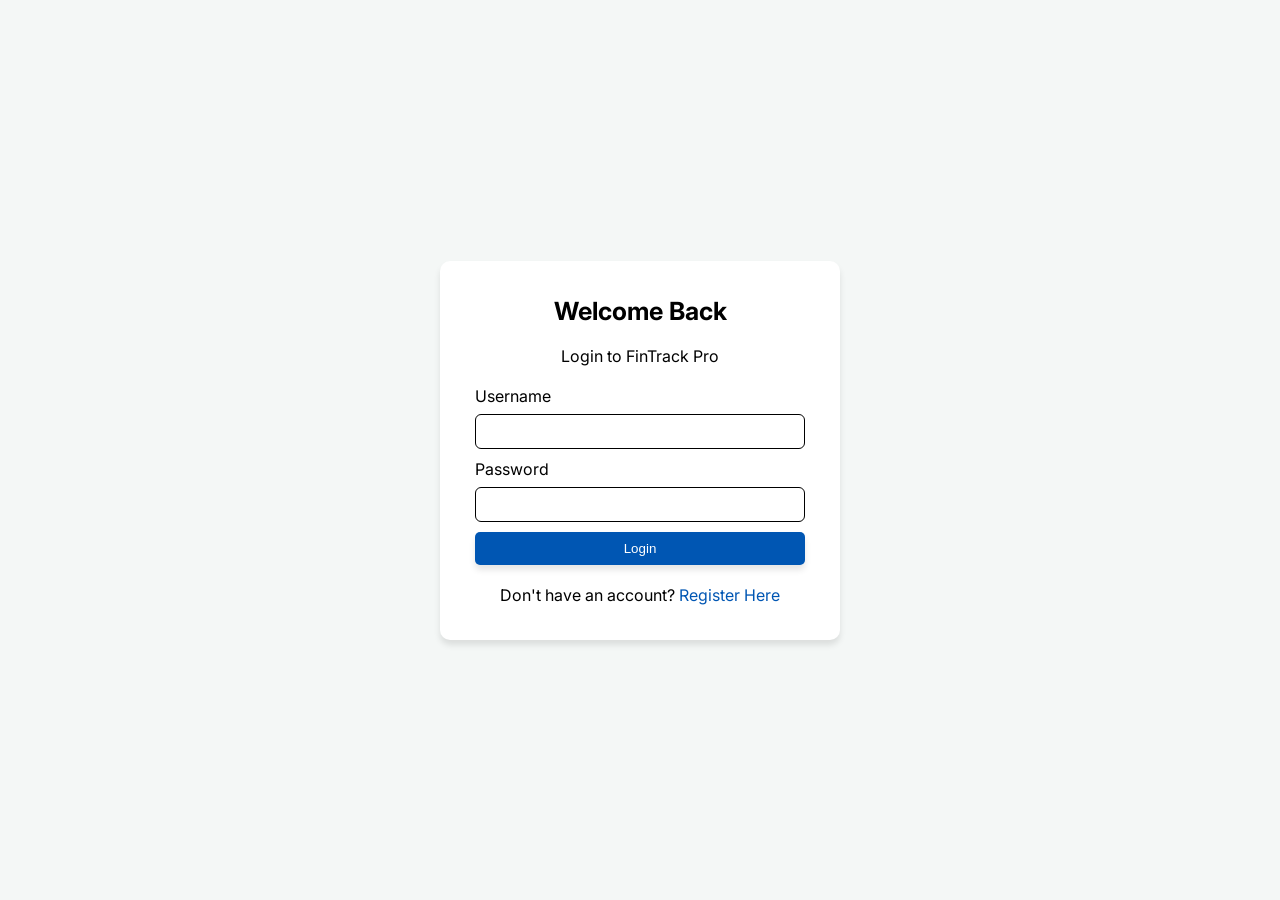
<file: index.html>
<!DOCTYPE html>
<html lang="en">

<head>
    <meta charset="UTF-8">
    <meta name="viewport" content="width=device-width, initial-scale=1.0">
    <title>Login - FinTrack Pro</title>
    <link rel="stylesheet" href="style.css">
    <link rel="preconnect" href="https://fonts.googleapis.com">
    <link rel="preconnect" href="https://fonts.gstatic.com" crossorigin>
    <link
        href="https://fonts.googleapis.com/css2?family=Inter:ital,opsz,wght@0,14..32,100..900;1,14..32,100..900&display=swap"
        rel="stylesheet">
</head>

<body>
    <main>
        <section class="login-card">
            <h1 class="main-heading">Welcome Back</h1>
            <p>Login to FinTrack Pro</p>

            <form action="" class="loginform">
                <div class=" form-group">
                    <label for="username">Username</label>
                    <input type="text" id="username" name="username">
                </div>
                <div class="form-group">
                    <label for="password">Password</label>
                    <input type="password" name="password" id="password">
                </div>

                <button type="submit" class="loginbtn">Login</button>
            </form>

            <p>Don't have an account? <a href="register.html">Register Here</a></p>

        </section>
            <script src="login.js"></script>
    </main>
</body>

</html>
</file>
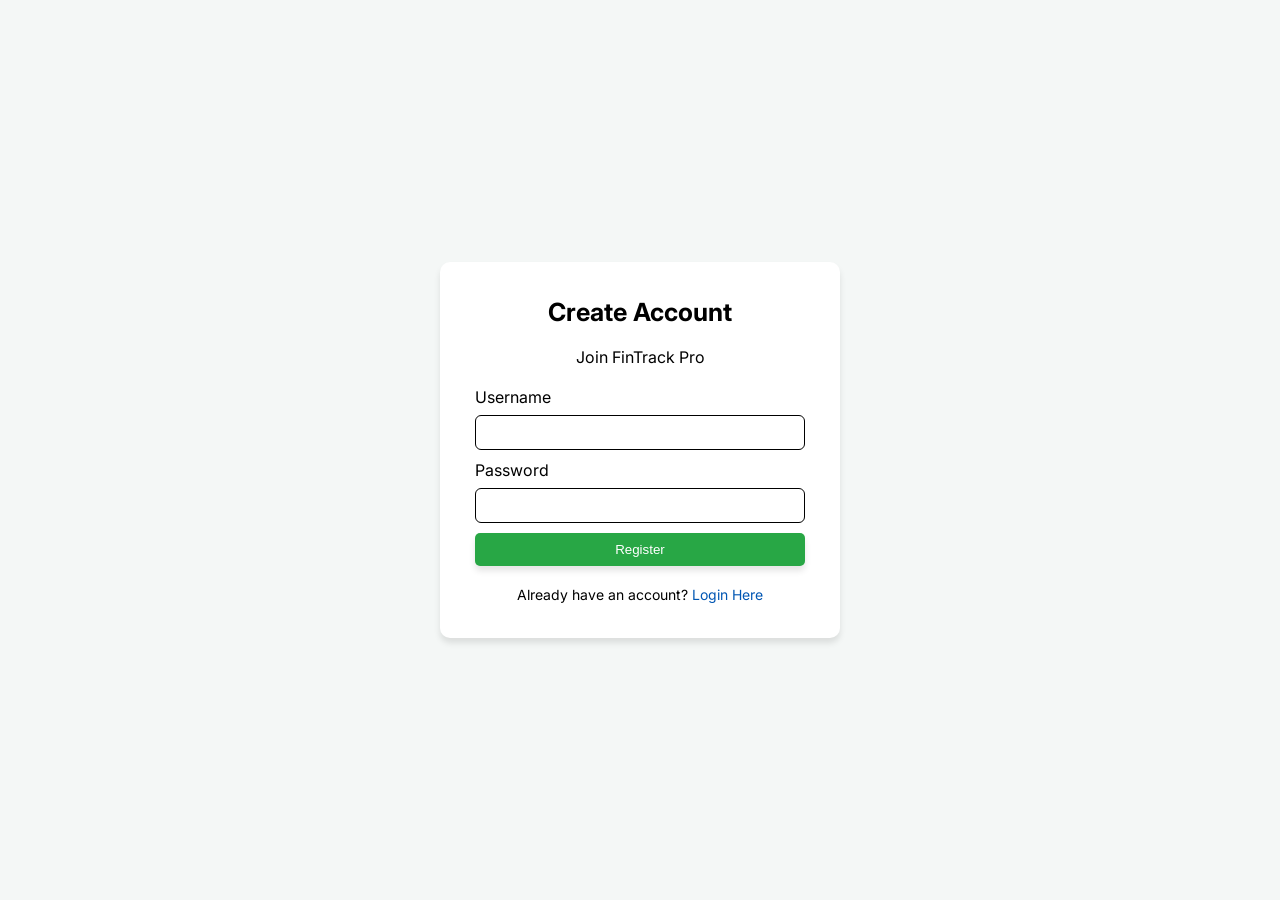
<file: register.html>
<!DOCTYPE html>
<html lang="en">

<head>
    <meta charset="UTF-8">
    <meta name="viewport" content="width=device-width, initial-scale=1.0">
    <title>Registerz - FinTrack Pro</title>
    <link rel="stylesheet" href="style.css">
    <link rel="preconnect" href="https://fonts.googleapis.com">
    <link rel="preconnect" href="https://fonts.gstatic.com" crossorigin>
    <link
        href="https://fonts.googleapis.com/css2?family=Inter:ital,opsz,wght@0,14..32,100..900;1,14..32,100..900&display=swap"
        rel="stylesheet">
</head>

<body>
    <main>
        <section class="login-card">
            <h1 class="main-heading">Create Account</h1>
            <p>Join FinTrack Pro</p>

            <form action="" class="loginform">
                <div class=" form-group">
                    <label for="username">Username</label>
                    <input type="text" id="username" name="username">
                </div>
                <div class="form-group">
                    <label for="password">Password</label>
                    <input type="password" name="password" id="password">
                </div>

                <button type="submit" class="registerbtn">Register</button>
            </form>

            <p style=" font-size: 14px;">Already have an account? <a href="index.html">Login Here</a></p>

        </section>
    </main>
    <script src="register.js"></script>
</body>

</html>
</file>
<file: style.css>
* {
    margin: 0;
    padding: 0;
    box-sizing: border-box;

}

html,
body {
    height: 100%;
    width: 100%;
    font-family: "Inter", sans-serif;
}

main {
    height: 100%;
    width: 100%;
    background-color: #f4f7f6;
    display: flex;
    align-items: center;
    justify-content: center;
}

.main-heading {
    text-align: center;
    font-size: 25px;
}

input {
    padding: 9px;
    width: 100%;
    border: 1px solid black;
    border-radius: 6px;
}

p {
    text-align: center;
}

.login-card {
    width: 100%;
    max-width: 400px;
    border-radius: 10px;
    box-shadow: 0 5px 6px rgba(0, 0, 0, 0.1);

    padding: 35px;
    background-color: white;
    display: flex;
    flex-direction: column;
    gap: 20px;

}

a {
    text-decoration: none;
    color: #0056b3;
}

form {
    display: flex;
    flex-direction: column;
    gap: 10px;
    width: 100%;
}

.form-group {
    display: flex;
    flex-direction: column;
    gap: 8px;
    width: 100%;

}

button {
    width: 100%;
    padding: 9px;
    background-color: #0056b3;
    color: white;
    border: 1px;
    border-radius: 5px;
    box-shadow: 0 5px 6px rgba(0, 0, 0, 0.1);
}

.registerbtn {
    background-color: #28a745;
}
</file>
